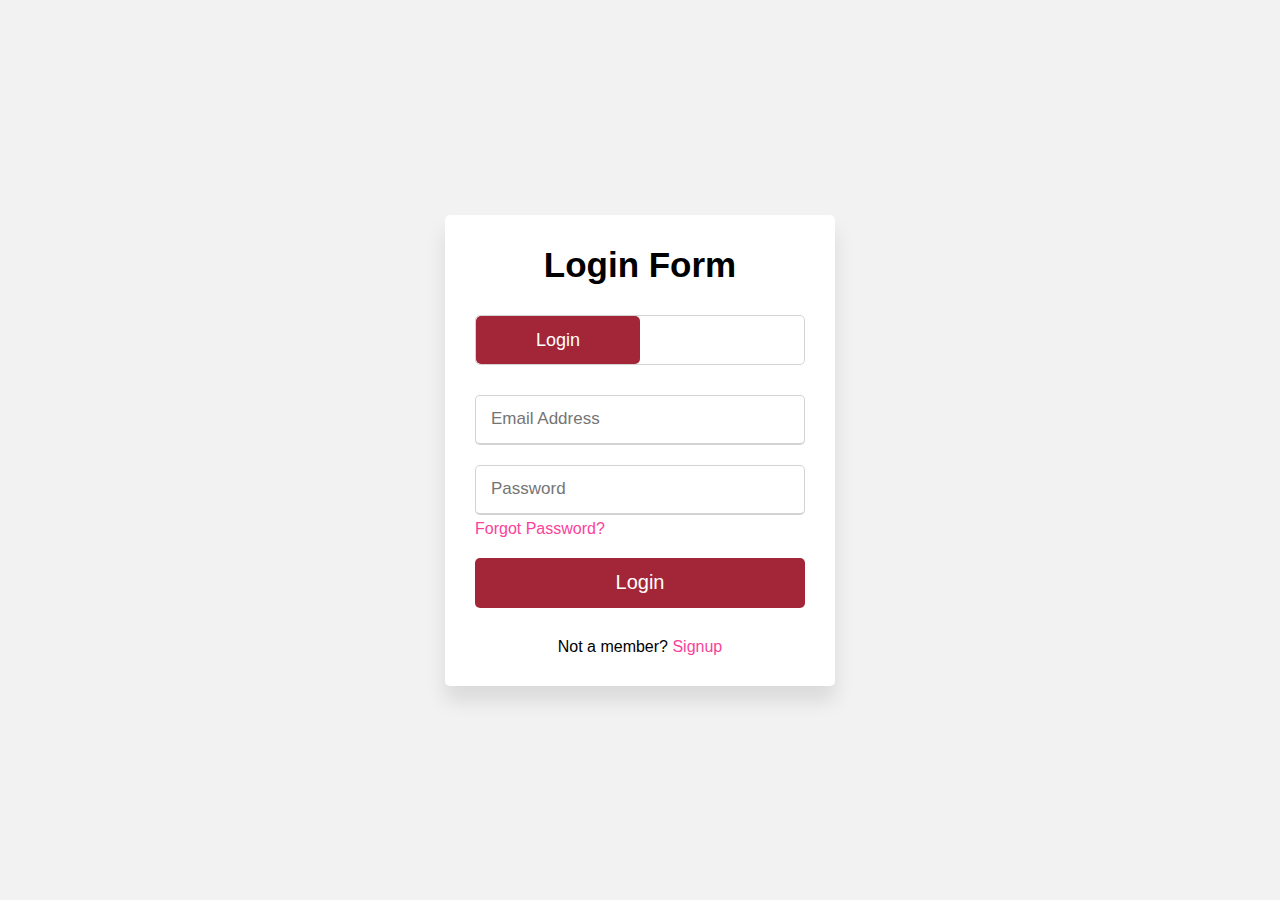
<file: login&signup/index.html>
<!DOCTYPE html>
<html lang="en">
<head>
    <meta charset="UTF-8">
    <meta name="viewport" content="width=device-width, initial-scale=1.0">
    <title>Login and sign up page</title>
    <link rel="stylesheet" href="style.css">
</head>
<body>
    <div class="wrapper">
        <div class="title-text">
            <div class="title login">Login Form</div>
            <div class="title signup">Signup Form</div>
        </div>
        <div class="form-container">
            <div class="slide-controls">
                <label for="" class="slide login">Login</label>
                <label for="" class="slide signup">signup</label>
                <div class="slide-tab"></div>
            </div>
            <div class="form-inner">
                <form action="#" class="login">
                    <div class="field">
                        <input type="text" placeholder="Email Address" required>
                    </div>
                    <div class="field">
                        <input type="text" placeholder="Password" required>
                    </div>
                    <div class="pass-link"><a href="#">Forgot Password?</a></div>
                    <div class="field">
                        <input type="submit" value="Login">
                    </div>
                    <div class="signup-link">Not a member? <a href="#">Signup</a></div>
                </form>
                <form action="#" class="signup">
                    <div class="field">
                        <input type="text" placeholder="Email Address" required>
                    </div>
                    <div class="field">
                        <input type="text" placeholder="Password" required>
                    </div>
                    <div class="field">
                        <input type="text" placeholder="Confirm password" required>
                    </div>
                    <div class="field">
                        <input type="submit" value="Signup">
                    </div>
                </form>
            </div>
        </div>
    </div>
</body>
</html>
</file>
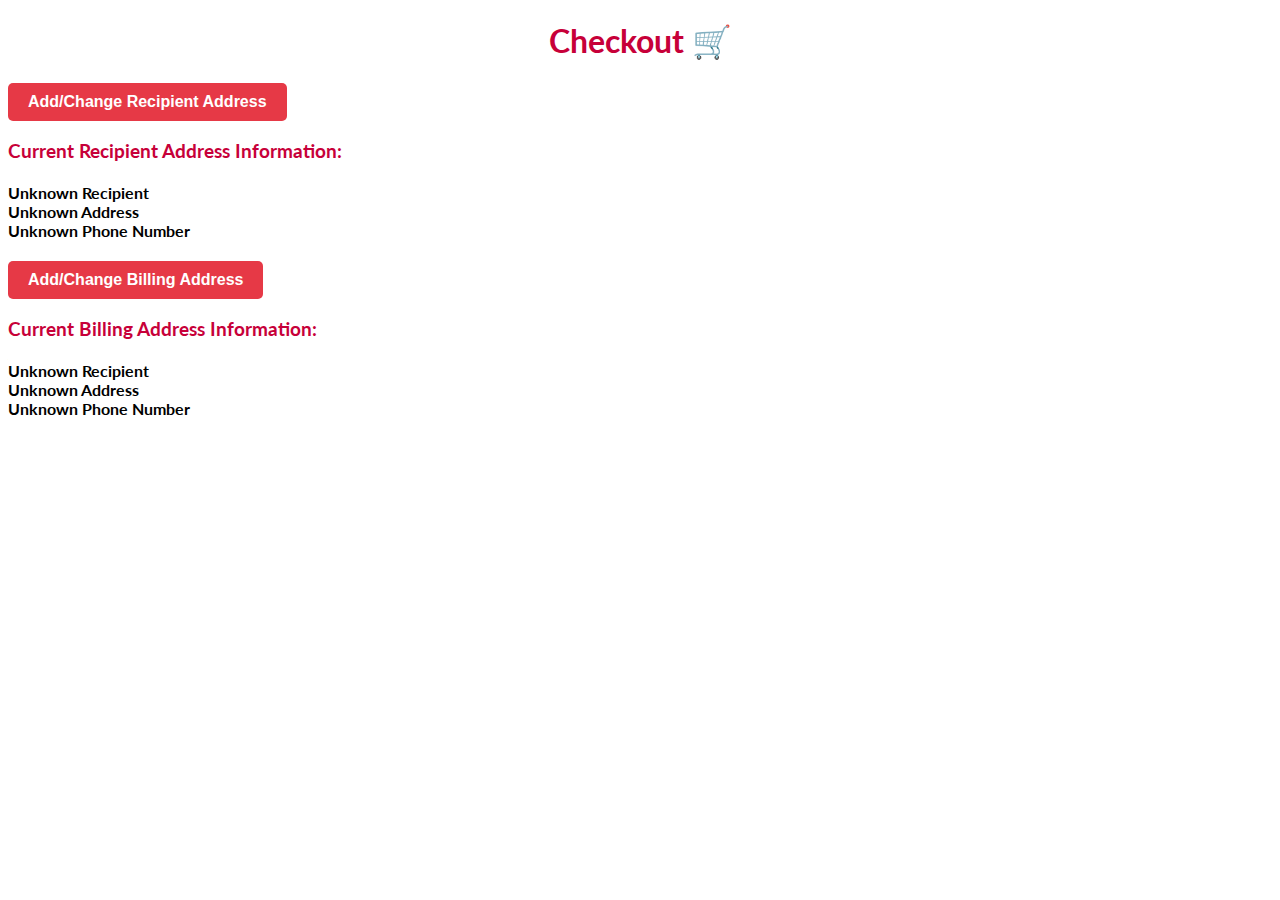
<file: addressPage.html>
<!DOCTYPE html>
<html>
  <head>
    <link rel="preconnect" href="https://fonts.googleapis.com">
    <link rel="preconnect" href="https://fonts.gstatic.com" crossorigin>
    <link href="https://fonts.googleapis.com/css2?family=Lato:ital,wght@0,100;0,300;0,400;0,700;0,900;1,100;1,300;1,400;1,700;1,900&display=swap" rel="stylesheet">
  </head>

<body>
  <link rel="stylesheet" type="text/css" href="addressPage.css" />
  <script src="addressPage.js"></script>


<h1 id="title">Checkout 🛒</h1>

<button class="red-button" onclick="openSendForm()">Add/Change Recipient Address</button>
<h3 class="sub-titles">Current Recipient Address Information: </h3>
<h4><span id="sendAddressVal"></span></h4>
<script id="startRecip">
  var currentAddress1 = "Unknown Recipient<br>Unknown Address<br>Unknown Phone Number";

  // Insert the value into the span
  document.getElementById("sendAddressVal").innerHTML = currentAddress1;
</script>

<button class="red-button" onclick="openBillForm()">Add/Change Billing Address</button>
<h3 class="sub-titles">Current Billing Address Information: </h3>
<h4><span id="billAddressVal"></span></h4>
<script id="startBill">
  var currentAddress2 = "Unknown Recipient<br>Unknown Address<br>Unknown Phone Number";

  // Insert the value into the span
  document.getElementById("billAddressVal").innerHTML = currentAddress2;
</script>

<div class="form-popup" id="sendForm">
    <form id="sendAddressForm" class="form-container" action="javascript:updateSendAddress()">
      <h3 style="color:#C70039">Add/Change Recipient Address</h3>
  
    <label for="region"><b>Country/Region:</b></label>
      <select class="dropdown" id="region1" list="locations" required>
        <option value="" disabled selected>Select your country/region</option>
        <option value="United States">United States</option>
        <option value="Canada">Canada</option>
        <option value="Mexico">Mexico</option>
        <option value="United Kingdom">United Kingdom</option>
        <option value="Australia">Australia</option>
        <option value="Germany">Germany</option>
        <option value="India">India</option>
    </select><br><br>
  
      <label for="customer name"><b>Full Name (First and Last Name): </b></label>
      <input id="name1" type="text" placeholder="Full Name" required><br>

      <label for="phone"><b>Phone Number: </b></label>
      <input id="phone1" type="tel" placeholder="012-345-6789" pattern="[0-9]{3}-[0-9]{3}-[0-9]{4}" required>
      <br><br>

      <label for="address1"><b>Street Address or PO Box: </b></label>
      <input id="address1Recip" type="text" required>
      <br>

      <label for="address2"><b>Apt, suite, unit, building, floor, etc. : </b></label>
      <input id="address2Recip" type="text">
      <br>

      <label for="city"><b>City, State/Providence: </b></label>
      <input id="city1" type="text" placeholder="EX: Hoboken, New Jersey" required>
      <br>

      <label for="zipcode"><b>ZIP Code: </b></label>
      <input id="zip1" type="text" pattern="[0-9]{5}" placeholder="EX: 07030" >
      <br>

      <input type="checkbox" id="same-address" name="same-address">
      <label for="same-address">Shipping address is same as billing adddress</label>
      <br></br>

      <button type="submit" class="btn">Save</button>
      <button type="button" class="btn cancel" onclick="closeSendForm()">Close</button>
    </form>
  </div>

  <div class="form-popup" id="billForm">
    <form id="sendBillForm" class="form-container" action="javascript:updateBillAddress()">
      <h3 style="color:#C70039">Add/Change Billing Address</h3>
  
    <label for="region"><b>Country/Region:</b></label>
      <select class="dropdown" id="region2" list="locations" required>
        <option value="" disabled selected>Select your country/region</option>
        <option value="United States">United States</option>
        <option value="Canada">Canada</option>
        <option value="Mexico">Mexico</option>
        <option value="United Kingdom">United Kingdom</option>
        <option value="Australia">Australia</option>
        <option value="Germany">Germany</option>
        <option value="India">India</option>
    </select><br><br>
  
      <label for="customer name"><b>Full Name (First and Last Name): </b></label>
      <input id="name2" type="text" placeholder="Full Name" required>
      <br>

      <label for="phone"><b>Phone Number: </b></label>
      <input id="phone2" type="tel" placeholder="012-345-6789" pattern="[0-9]{3}-[0-9]{3}-[0-9]{4}" required>
      <br><br>

      <label for="address1"><b>Street Address or PO Box: </b></label>
      <input id="address1Bill" type="text" required>
      <br>

      <label for="address2"><b>Apt, suite, unit, building, floor, etc. : </b></label>
      <input id="address2Bill" type="text">
      <br>

      <label for="city"><b>City, State/Providence: </b></label>
      <input id="city2" type="text" placeholder="EX: Hoboken, New Jersey" required>
      <br>

      <label for="zipcode"><b>ZIP Code: </b></label>
      <input id="zip2" type="text" pattern="[0-9]{5}" placeholder="EX: 07030" >
      <br>

      <button type="submit" class="btn">Save</button>
      <button type="button" class="btn cancel" onclick="closeBillForm()">Close</button>
    </form>
  </div>

</body>
</html>
</file>
<file: login&signup/style.css>
*{
    margin: 0;
    padding: 0;
    box-sizing: border-box;
    font-family: 'poppins', sans-serif;
}

html,body{
    display: grid;
    height: 100%;
    place-items: center;
    background: #f2f2f2;
    
}

.wrapper{
    overflow: hidden;
    max-width: 390px;
    background: #fff;
    padding: 30px;
    border-radius: 5px;
    box-shadow: 0px 15px 20px rgba(0,0,0,0.1);
}

.wrapper .title-text{
    display: flex;
    width: 200%;
    overflow: hidden;
}

.wrapper .title-text .title{
    width: 50%;
    font-size: 35px;
    font-weight: 600;
    text-align: center;
}

.form-container .slide-controls{
    position: relative;
    display: flex;
    height: 50px;
    width: 100%;
    overflow: hidden;
    margin: 30px 0 10px 0;
    border-radius: 5px;
    justify-content: space-between;
    border: 1px solid lightgrey;
}

.slide-controls .slide{
    height: 100%;
    width: 100%;
    z-index: 1;
    color: #fff;
    font-size: 18px;
    font-weight: 500;
    text-align: center;
    line-height: 48px;
    cursor: pointer;
}

.slide-controls .slide-tab{
    position: absolute;
    height: 100%;
    width: 50%;
    left: 0;
    z-index: 0;
    border-radius: 5px;
    background: #a32638;
}

.wrapper .form-container{
    width: 100%;
    overflow: hidden;
}

.form-container .form-inner{
    display: flex;
    width: 200%;
}

.form-container .form-inner form{
    width: 50%;
}

.form-inner form .field{
    height: 50px;
    width: 100%;
    margin-top: 20px;
}

.form-inner form .field input{
    height: 100%;
    width: 100%;
    outline: none;
    padding-left: 15px;
    font-size: 17px;
    border-radius: 5px;
    border: 1px solid lightgrey;
    border-bottom-width: 2px;
    transition: all 0.4s ease;
}

.form-inner form .field input:focus{
    border-color: #a32638;
}

.form-inner form .pass-link{
    margin-top: 5px;
}

.form-inner form .pass-link a,.form-inner form .signup-link a{
    color: #fa4299;
    text-decoration: none;
}

.form-inner form .signup-link{
    text-align: center;
    margin-top: 30px;
}

.form-inner form .pass-link a:hover,.form-inner form .signup-link a:hover{
    text-decoration: underline;
}

.form-inner form .field input[type="submit"]{
    color:#fff;
    font-size: 20px;
    font-weight: 500;
    padding-left: 0px;
    border: none;
    cursor: pointer;
    background: #a32638;
}
</file>
<file: addressPage.css>
body {
  font-family: Lato; 
}

#title {
  color: #C70039 ;
  text-align: center;
  font-weight: bold;
}

.sub-titles {
  color: #C70039 ;
}

.red-button {
  background-color: #e63946; /* Red background */
  color: #ffffff; /* White text */
  border: none; /* Remove border */
  padding: 10px 20px; /* Add spacing inside the button */
  font-size: 16px; /* Text size */
  font-weight: bold; /* Bold text */
  border-radius: 5px; /* Rounded corners */
  cursor: pointer; /* Pointer cursor on hover */
  transition: background-color 0.3s ease, transform 0.2s ease; /* Smooth effect */
}

.red-button:hover {
  background-color: #d62839; /* Darker red on hover */
  transform: scale(1.05); /* Slightly grow the button */
}

.red-button:active {
  transform: scale(0.95); /* Slightly shrink the button when clicked */
}

.dropdown {
  border-radius: 5px;
  height:20px;
}

/* The popup form - hidden by default */
.form-popup {
  display: none;
  position: fixed;
  top: 50%; /* Position 50% from the top */
  left: 50%; /* Position 50% from the left */
  transform: translate(-50%, -50%); /* Center the form */
  border: 3px solid #696969;
  z-index: 9;
  width: 90%; /* Adjust width to fit smaller screens, maxed below */
  max-width: 400px; /* Prevent the form from growing too wide */
  max-height: 90vh; /* Limit the height to 90% of the viewport */
  height: auto; /* Allow flexible height based on content */
  overflow-y: auto; /* Enable vertical scrolling if content exceeds height */
  background-color: white;
  border-radius: 10px; /* Modern rounded edges */
  box-shadow: 0 4px 8px rgba(0, 0, 0, 0.2); /* Subtle shadow for depth */
}

/* Add styles to the form container */
.form-container {
  padding: 20px; /* Spacing inside the form */
  font-family: Arial, sans-serif;
  box-sizing: border-box; /* Include padding and border in width/height */
}

/* Full-width input fields */
.form-container input[type=text], 
.form-container input[type=password] {
  width: 100%;
  height: 30px; /* Increase for readability */
  margin: 10px 0 22px 0; /* Spacing between fields */
  border: 1px solid #ccc; 
  border-radius: 5px;
  background: #f9f9f9; 
  padding: 5px;
}

/* Focus style for input fields */
.form-container input[type=text]:focus, 
.form-container input[type=password]:focus {
  background-color: #e6e6e6; 
  outline: 2px solid #C70039; 
}

/* Style for buttons */
.form-container .btn {
  background-color: #04AA6D;
  color: white;
  padding: 12px 20px;
  border: none;
  border-radius: 5px;
  cursor: pointer;
  width: 100%; 
  font-size: 18px;
  font-weight: bold;
  opacity: 0.9;
  transition: background-color 0.3s ease;
  margin-bottom: 15px; 
}

/* Add a red background color to the cancel button */
.form-container .cancel {
  background-color: red;
}
</file>
